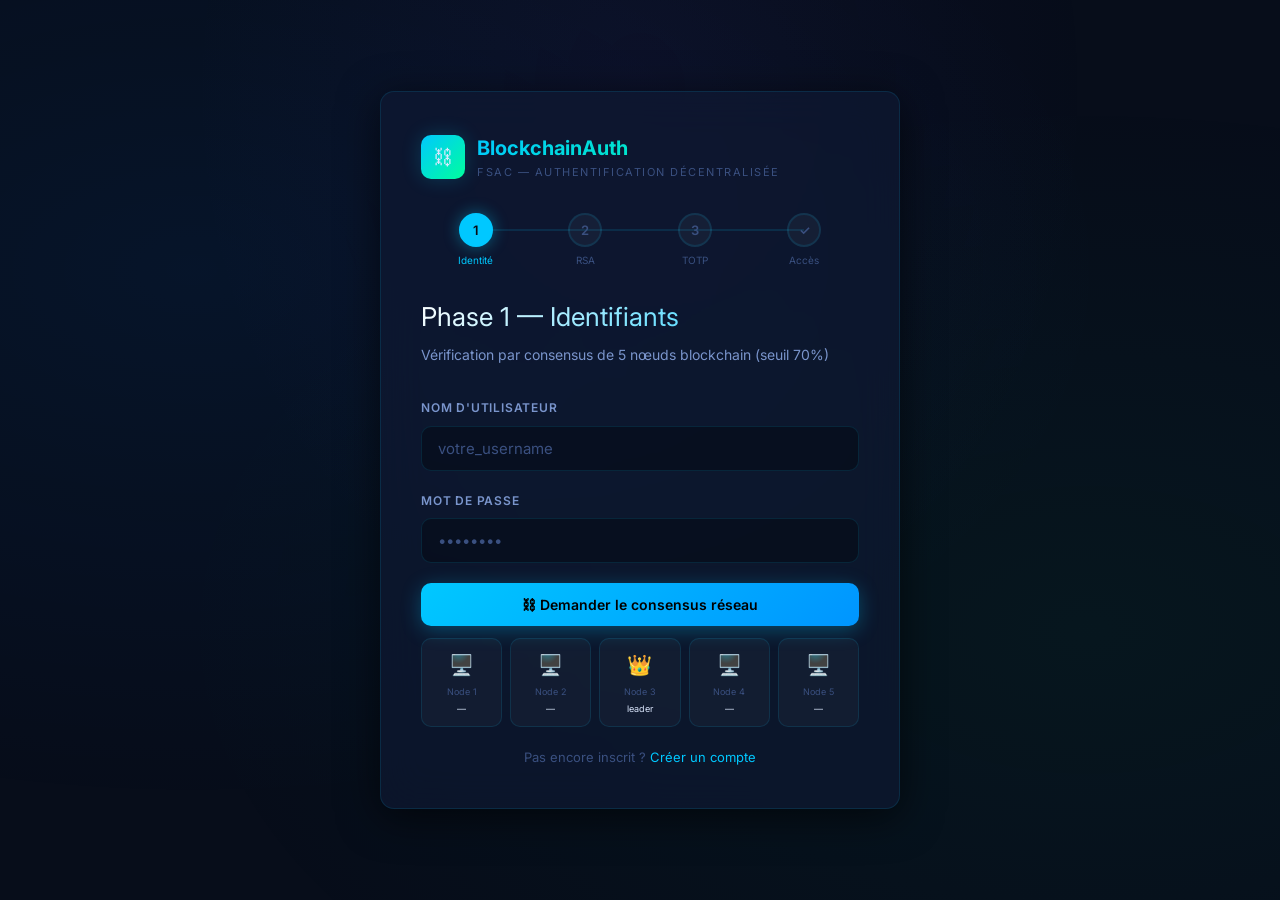
<file: frontend/index.html>
<!DOCTYPE html>
<html lang="fr">

<head>
    <meta charset="UTF-8">
    <meta name="viewport" content="width=device-width, initial-scale=1.0">
    <title>BlockchainAuth — Connexion Sécurisée</title>
    <meta name="description" content="Authentification multi-facteurs par blockchain décentralisée.">
    <link rel="preconnect" href="https://fonts.googleapis.com">
    <link
        href="https://fonts.googleapis.com/css2?family=Inter:wght@300;400;500;600;700&family=JetBrains+Mono:wght@400;500&display=swap"
        rel="stylesheet">
    <link rel="stylesheet" href="css/style.css">
    <style>
        .login-wrap {
            width: 100%;
            max-width: 520px;
        }

        .phase {
            display: none;
        }

        .phase.active {
            display: block;
        }

        /* Stepper */
        .stepper {
            display: flex;
            margin-bottom: 28px;
            gap: 0;
        }

        .stp {
            flex: 1;
            text-align: center;
            position: relative;
        }

        .stp:not(:last-child)::after {
            content: '';
            position: absolute;
            top: 16px;
            left: 50%;
            width: 100%;
            height: 2px;
            background: var(--border);
            z-index: 0;
            transition: background .4s;
        }

        .stp.done:not(:last-child)::after {
            background: #22c55e;
        }

        .stp-n {
            width: 34px;
            height: 34px;
            border-radius: 50%;
            background: rgba(255, 255, 255, 0.04);
            border: 2px solid var(--border);
            display: inline-flex;
            align-items: center;
            justify-content: center;
            font-size: 13px;
            font-weight: 600;
            color: var(--text3);
            position: relative;
            z-index: 1;
            transition: all .3s;
        }

        .stp.active .stp-n {
            background: var(--accent);
            border-color: var(--accent);
            color: #0a0a12;
            box-shadow: 0 0 16px rgba(0, 212, 255, 0.4);
        }

        .stp.done .stp-n {
            background: #22c55e;
            border-color: #22c55e;
            color: #fff;
        }

        .stp-l {
            font-size: 10px;
            color: var(--text3);
            margin-top: 5px;
        }

        .stp.active .stp-l {
            color: var(--accent);
        }

        .stp.done .stp-l {
            color: #22c55e;
        }

        /* Node grid */
        .node-grid {
            display: grid;
            grid-template-columns: repeat(5, 1fr);
            gap: 8px;
            margin: 12px 0;
        }

        .nd {
            background: rgba(255, 255, 255, 0.03);
            border: 1px solid var(--border);
            border-radius: 10px;
            padding: 10px 4px;
            text-align: center;
            transition: all .4s;
        }

        .nd .nd-ico {
            font-size: 20px;
            margin-bottom: 4px;
        }

        .nd .nd-lbl {
            font-size: 9px;
            color: var(--text3);
        }

        .nd .nd-st {
            font-size: 9px;
            margin-top: 3px;
        }

        .nd.pending {
            animation: ndpulse 1.2s infinite;
        }

        .nd.yes {
            border-color: #22c55e;
            background: rgba(34, 197, 94, 0.08);
        }

        .nd.no {
            border-color: #ef4444;
            background: rgba(239, 68, 68, 0.08);
        }

        @keyframes ndpulse {

            0%,
            100% {
                box-shadow: 0 0 0 0 rgba(0, 212, 255, .3)
            }

            50% {
                box-shadow: 0 0 0 6px rgba(0, 212, 255, 0)
            }
        }

        /* Terminal */
        .term {
            display: none;
            background: #050508;
            border: 1px solid rgba(0, 212, 255, .2);
            border-radius: 10px;
            overflow: hidden;
            margin: 14px 0;
            box-shadow: inset 0 0 30px rgba(0, 0, 0, .5);
        }

        .term.vis {
            display: block;
        }

        .term-bar {
            background: rgba(0, 212, 255, .05);
            border-bottom: 1px solid rgba(0, 212, 255, .12);
            padding: 6px 12px;
            display: flex;
            align-items: center;
            gap: 5px;
        }

        .term-bar .d {
            width: 9px;
            height: 9px;
            border-radius: 50%;
        }

        .term-bar .tt {
            font-family: 'JetBrains Mono', monospace;
            font-size: 10px;
            color: rgba(0, 212, 255, .7);
            margin-left: 6px;
            letter-spacing: 1px;
        }

        .term-body {
            padding: 8px 12px;
            max-height: 180px;
            overflow-y: auto;
            font-family: 'JetBrains Mono', monospace;
            font-size: 11px;
            line-height: 1.75;
            scroll-behavior: smooth;
        }

        .term-body::-webkit-scrollbar {
            width: 3px;
        }

        .term-body::-webkit-scrollbar-thumb {
            background: rgba(0, 212, 255, .15);
            border-radius: 2px;
        }

        .tl {
            animation: tla .1s ease;
        }

        @keyframes tla {
            from {
                opacity: 0;
                transform: translateX(-3px)
            }

            to {
                opacity: 1;
                transform: none
            }
        }

        .t-ok {
            color: #22c55e;
        }

        .t-err {
            color: #ef4444;
        }

        .t-inf {
            color: #00d4ff;
        }

        .t-dim {
            color: rgba(255, 255, 255, .3);
        }

        .t-wrn {
            color: #f59e0b;
        }

        .t-hsh {
            color: #a78bfa;
        }

        .cblink {
            display: inline-block;
            width: 7px;
            height: 13px;
            background: var(--accent);
            vertical-align: middle;
            animation: cb .8s step-end infinite;
        }

        @keyframes cb {

            0%,
            100% {
                opacity: 1
            }

            50% {
                opacity: 0
            }
        }

        /* Challenge cards */
        .ch-grid {
            display: grid;
            gap: 8px;
            margin: 12px 0;
        }

        .ch-item {
            background: rgba(0, 0, 0, .4);
            border: 1px solid var(--border);
            border-radius: 8px;
            padding: 10px 14px;
            display: flex;
            align-items: center;
            gap: 10px;
        }

        .ch-item .cn {
            font-size: 11px;
            color: var(--accent2);
            font-weight: 600;
            width: 55px;
            flex-shrink: 0;
        }

        .ch-item .cd {
            font-family: 'JetBrains Mono', monospace;
            font-size: 9px;
            color: var(--text3);
            word-break: break-all;
            flex: 1;
        }

        .ch-item .cs {
            font-size: 16px;
            flex-shrink: 0;
        }

        /* PEM input */
        .pem-input {
            width: 100%;
            min-height: 100px;
            background: #050508;
            border: 1px solid var(--border);
            border-radius: 8px;
            padding: 12px;
            font-family: 'JetBrains Mono', monospace;
            font-size: 10px;
            color: var(--accent2);
            resize: vertical;
            line-height: 1.5;
        }

        .pem-input:focus {
            border-color: var(--accent);
            outline: none;
            box-shadow: 0 0 16px rgba(0, 212, 255, .1);
        }

        /* OTP */
        .otp-row {
            display: flex;
            gap: 8px;
            justify-content: center;
            margin: 16px 0;
        }

        .otp-d {
            width: 48px;
            height: 60px;
            text-align: center;
            font-size: 24px;
            font-weight: 700;
            font-family: 'JetBrains Mono', monospace;
            background: rgba(0, 0, 0, .5);
            border: 2px solid var(--border);
            border-radius: 10px;
            color: var(--text1);
            outline: none;
            transition: all .3s;
        }

        .otp-d:focus {
            border-color: var(--accent);
            box-shadow: 0 0 16px rgba(0, 212, 255, .2);
        }

        /* Success */
        .block-card {
            background: linear-gradient(135deg, rgba(34, 197, 94, .1), rgba(0, 212, 255, .05));
            border: 1px solid rgba(34, 197, 94, .3);
            border-radius: 14px;
            padding: 20px;
            margin: 16px 0;
            text-align: center;
        }

        .block-hash {
            font-family: 'JetBrains Mono', monospace;
            font-size: 11px;
            color: var(--accent2);
            word-break: break-all;
            margin-top: 8px;
        }
    </style>
</head>

<body>
    <div class="page-center">
        <div class="login-wrap fade-in">
            <div class="card">
                <!-- Brand -->
                <div class="brand">
                    <div class="brand-icon">⛓</div>
                    <div>
                        <div class="brand-name">BlockchainAuth</div>
                        <div class="brand-sub">FSAC — Authentification décentralisée</div>
                    </div>
                </div>

                <!-- Stepper -->
                <div class="stepper" id="stepper">
                    <div class="stp active" id="st-1">
                        <div class="stp-n">1</div>
                        <div class="stp-l">Identité</div>
                    </div>
                    <div class="stp" id="st-2">
                        <div class="stp-n">2</div>
                        <div class="stp-l">RSA</div>
                    </div>
                    <div class="stp" id="st-3">
                        <div class="stp-n">3</div>
                        <div class="stp-l">TOTP</div>
                    </div>
                    <div class="stp" id="st-4">
                        <div class="stp-n">✓</div>
                        <div class="stp-l">Accès</div>
                    </div>
                </div>

                <!-- ═══ PHASE 1: Credentials + Consensus ═══ -->
                <div class="phase active" id="ph-1">
                    <div class="page-title">Phase 1 — Identifiants</div>
                    <div class="page-sub">Vérification par consensus de 5 nœuds blockchain (seuil 70%)</div>

                    <div class="form-group">
                        <label class="form-label">Nom d'utilisateur</label>
                        <input type="text" id="username" class="form-control" placeholder="votre_username"
                            autocomplete="username">
                    </div>
                    <div class="form-group">
                        <label class="form-label">Mot de passe</label>
                        <input type="password" id="password" class="form-control" placeholder="••••••••"
                            autocomplete="current-password">
                    </div>

                    <button class="btn btn-primary btn-full" id="btn-p1" onclick="doPhase1()">
                        <span class="btn-text">⛓ Demander le consensus réseau</span>
                        <div class="spinner"></div>
                    </button>
                    <div id="alert-p1" class="alert"></div>

                    <!-- Terminal -->
                    <div class="term" id="terminal">
                        <div class="term-bar">
                            <div class="d" style="background:#ef4444"></div>
                            <div class="d" style="background:#f59e0b"></div>
                            <div class="d" style="background:#22c55e"></div>
                            <span class="tt">blockchain-consensus.log</span>
                        </div>
                        <div class="term-body" id="tbody">
                            <span class="t-dim"># BlockchainAuth v2.0 — standing by...</span><br>
                            <span class="cblink" id="tcur"></span>
                        </div>
                    </div>

                    <!-- Nodes -->
                    <div class="node-grid" id="ng1">
                        <div class="nd" id="n1">
                            <div class="nd-ico">🖥️</div>
                            <div class="nd-lbl">Node 1</div>
                            <div class="nd-st">—</div>
                        </div>
                        <div class="nd" id="n2">
                            <div class="nd-ico">🖥️</div>
                            <div class="nd-lbl">Node 2</div>
                            <div class="nd-st">—</div>
                        </div>
                        <div class="nd" id="n3">
                            <div class="nd-ico">👑</div>
                            <div class="nd-lbl">Node 3</div>
                            <div class="nd-st">leader</div>
                        </div>
                        <div class="nd" id="n4">
                            <div class="nd-ico">🖥️</div>
                            <div class="nd-lbl">Node 4</div>
                            <div class="nd-st">—</div>
                        </div>
                        <div class="nd" id="n5">
                            <div class="nd-ico">🖥️</div>
                            <div class="nd-lbl">Node 5</div>
                            <div class="nd-st">—</div>
                        </div>
                    </div>

                    <p style="text-align:center;margin-top:20px;font-size:13px;color:var(--text3)">
                        Pas encore inscrit ? <a href="register.html"
                            style="color:var(--accent);text-decoration:none">Créer un compte</a>
                    </p>
                </div>

                <!-- ═══ PHASE 2: RSA Challenge ═══ -->
                <div class="phase" id="ph-2">
                    <div class="page-title">Phase 2 — Défi cryptographique RSA</div>
                    <div class="page-sub">Collez votre clé privée. Elle reste dans votre navigateur — seules les
                        signatures sont envoyées.</div>

                    <div class="form-group">
                        <label class="form-label">🔐 Clé privée RSA (format PEM)</label>
                        <textarea class="pem-input" id="pem-input"
                            placeholder="-----BEGIN RSA PRIVATE KEY-----&#10;Collez votre clé ici...&#10;-----END RSA PRIVATE KEY-----"></textarea>
                        <div class="form-hint">⚠️ La clé ne quitte JAMAIS votre navigateur</div>
                    </div>

                    <div class="ch-grid" id="ch-grid"></div>

                    <button class="btn btn-primary btn-full" id="btn-p2" onclick="doPhase2()">
                        <span class="btn-text">🔑 Signer les 5 défis (in-browser)</span>
                        <div class="spinner"></div>
                    </button>
                    <div id="alert-p2" class="alert"></div>
                </div>

                <!-- ═══ PHASE 3: TOTP ═══ -->
                <div class="phase" id="ph-3">
                    <div style="text-align:center;margin-bottom:16px">
                        <div style="font-size:48px">📱</div>
                        <div class="page-title">Phase 3 — Code TOTP</div>
                        <div class="page-sub">Ouvrez <strong style="color:var(--accent)">Google Authenticator</strong>
                            et entrez le code à 6 chiffres</div>
                    </div>

                    <div class="otp-row" id="otp-row">
                        <input class="otp-d" id="ot-0" maxlength="1" type="text" inputmode="numeric">
                        <input class="otp-d" id="ot-1" maxlength="1" type="text" inputmode="numeric">
                        <input class="otp-d" id="ot-2" maxlength="1" type="text" inputmode="numeric">
                        <input class="otp-d" id="ot-3" maxlength="1" type="text" inputmode="numeric">
                        <input class="otp-d" id="ot-4" maxlength="1" type="text" inputmode="numeric">
                        <input class="otp-d" id="ot-5" maxlength="1" type="text" inputmode="numeric">
                    </div>

                    <!-- Nodes verifying TOTP -->
                    <div class="node-grid" id="ng3">
                        <div class="nd" id="t1">
                            <div class="nd-ico">🖥️</div>
                            <div class="nd-lbl">Node 1</div>
                            <div class="nd-st">attente</div>
                        </div>
                        <div class="nd" id="t2">
                            <div class="nd-ico">🖥️</div>
                            <div class="nd-lbl">Node 2</div>
                            <div class="nd-st">attente</div>
                        </div>
                        <div class="nd" id="t3">
                            <div class="nd-ico">👑</div>
                            <div class="nd-lbl">Node 3</div>
                            <div class="nd-st">leader</div>
                        </div>
                        <div class="nd" id="t4">
                            <div class="nd-ico">🖥️</div>
                            <div class="nd-lbl">Node 4</div>
                            <div class="nd-st">attente</div>
                        </div>
                        <div class="nd" id="t5">
                            <div class="nd-ico">🖥️</div>
                            <div class="nd-lbl">Node 5</div>
                            <div class="nd-st">attente</div>
                        </div>
                    </div>

                    <button class="btn btn-primary btn-full" id="btn-p3" onclick="doPhase3()">
                        <span class="btn-text">✅ Valider le code TOTP</span>
                        <div class="spinner"></div>
                    </button>
                    <div id="alert-p3" class="alert"></div>
                </div>

                <!-- ═══ SUCCESS ═══ -->
                <div class="phase" id="ph-done">
                    <div class="block-card">
                        <div style="font-size:48px">🎉</div>
                        <div style="font-size:20px;font-weight:700;color:#22c55e;margin:4px 0">Accès accordé!</div>
                        <div style="font-size:13px;color:var(--text2)">Authentification 3-phases blockchain réussie
                        </div>
                        <div class="block-hash" id="bhash">—</div>
                    </div>
                    <div style="font-size:11px;color:var(--text3);text-align:center;margin:8px 0">Bloc gravé dans la
                        blockchain immuable ↑</div>
                    <a href="dashboard.html" class="btn btn-success btn-full" id="btn-go-dash"
                        style="margin-top:12px;display:block;text-align:center;text-decoration:none">
                        🛡️ Accéder au tableau de bord SOC
                    </a>
                </div>
            </div>
        </div>
    </div>

    <script src="js/crypto_client.js"></script>
    <script>
        const BACKEND = (location.hostname === 'localhost' || location.hostname === '127.0.0.1')
            ? 'http://localhost:5000'
            : 'https://wadi1111-blockchain-auth-backend.hf.space';

        let S = { user: '', chId: '', chs: {}, s2tok: '' };

        // ── Terminal ─────────────────────
        const T = {
            show() { document.getElementById('terminal').classList.add('vis'); },
            clear() { document.getElementById('tbody').innerHTML = '<span class="t-dim"># BlockchainAuth v2.0</span><br><span class="cblink" id="tcur"></span>'; },
            _w(html, d = 0) {
                return new Promise(r => setTimeout(() => {
                    const b = document.getElementById('tbody'), c = document.getElementById('tcur');
                    const l = document.createElement('div'); l.className = 'tl'; l.innerHTML = html;
                    if (c) b.insertBefore(l, c); else b.appendChild(l);
                    b.scrollTop = b.scrollHeight; r();
                }, d));
            },
            log(m, cls = '', d = 0) { const ts = new Date().toISOString().slice(11, 19); return this._w(`<span class="t-dim">[${ts}]</span> <span class="${cls}">${m}</span>`, d); },
            ban(p) { return this.log(`━━━ ${p} ━━━`, 't-inf'); },
            nd(id, m, ok = null, d = 0) { const i = ok === null ? '⬡' : ok ? '✓' : '✗', c = ok === null ? 't-dim' : ok ? 't-ok' : 't-err'; return this.log(`[NODE-${String(id).padStart(3, '0')}] ${i} ${m}`, c, d); }
        };

        // ── Phase switching ─────────────
        function setPhase(n) {
            document.querySelectorAll('.phase').forEach(p => p.classList.remove('active'));
            document.getElementById(n <= 3 ? `ph-${n}` : 'ph-done').classList.add('active');
            for (let i = 1; i <= 4; i++) {
                const el = document.getElementById(`st-${i}`);
                el.classList.remove('active', 'done');
                if (i < n) el.classList.add('done');
                else if (i === n) el.classList.add('active');
            }
            if (n >= 4) document.getElementById('stepper').style.display = 'none';
        }

        function showA(id, m, t = 'error') {
            const e = document.getElementById(id);
            e.className = `alert alert-${t} show`;
            e.innerHTML = `<span>${t === 'error' ? '⚠️' : '✅'}</span><span>${m}</span>`;
        }
        function setL(id, on) { const b = document.getElementById(id); b.classList.toggle('loading', on); b.disabled = on; }

        // ── PHASE 1: Credentials + Consensus ─────
        async function doPhase1() {
            const u = document.getElementById('username').value.trim();
            const p = document.getElementById('password').value;
            if (!u || !p) { showA('alert-p1', 'Remplissez tous les champs.'); return; }

            setL('btn-p1', true);
            T.show(); T.clear();
            T.ban('PHASE 1 — CREDENTIAL CONSENSUS');
            T.log(`Authenticating: <span class="t-hsh">${u}</span>`, '', 100);
            T.log('Computing SHA-256(password)...', 't-dim', 250);
            T.log('Broadcasting to 5 independent blockchain nodes...', 't-inf', 400);
            for (let i = 1; i <= 5; i++) { T.nd(i, 'Connecting...', null, 500 + i * 80); document.getElementById(`n${i}`).classList.add('pending'); }

            try {
                const res = await fetch(`${BACKEND}/api/login/step1`, {
                    method: 'POST', headers: { 'Content-Type': 'application/json' },
                    body: JSON.stringify({ username: u, password: p })
                });
                const d = await res.json();
                if (!res.ok) {
                    for (let i = 1; i <= 5; i++) { T.nd(i, 'VOTE: rejected ✗', false, i * 60); const nc = document.getElementById(`n${i}`); nc.classList.remove('pending'); nc.classList.add('no'); nc.querySelector('.nd-st').textContent = '❌'; }
                    T.log(`CONSENSUS FAILED: ${d.error}`, 't-err', 400);
                    showA('alert-p1', d.error || `Erreur ${res.status}`);
                    return;
                }
                const nr = d.node_results || [];
                nr.forEach((r, i) => { T.nd(i + 1, r.voted ? 'VOTE: verified ✓' : 'VOTE: rejected ✗', r.voted, 100 + i * 130); const nc = document.getElementById(`n${i + 1}`); setTimeout(() => { nc.classList.remove('pending'); nc.classList.add(r.voted ? 'yes' : 'no'); nc.querySelector('.nd-st').textContent = r.voted ? '✅' : '❌'; }, 300 + i * 200); });
                const pct = d.phase1_percentage || 0;
                setTimeout(() => T.log(`CONSENSUS: ${pct}% ≥ 70% threshold ✅`, 't-ok'), nr.length * 130 + 200);
                setTimeout(() => T.log('Generating per-node RSA challenges...', 't-inf'), nr.length * 130 + 500);

                S.user = d.username; S.chId = d.challenge_id; S.chs = d.challenges;
                showA('alert-p1', `✅ ${pct}% consensus — Phase 1 réussie!`, 'success');
                setTimeout(() => { setPhase(2); renderChallenges(); }, 1400);
            } catch (e) {
                for (let i = 1; i <= 5; i++) document.getElementById(`n${i}`).classList.remove('pending');
                showA('alert-p1', `Erreur réseau: ${e.message}`);
            } finally { setL('btn-p1', false); }
        }

        // ── Render challenges ─────────
        function renderChallenges() {
            const g = document.getElementById('ch-grid'); g.innerHTML = '';
            Object.entries(S.chs).forEach(([nid, info]) => {
                const ch = info.challenge || '';
                g.innerHTML += `<div class="ch-item" id="ci-${nid}"><div class="cn">Node ${nid}</div><div class="cd">${ch.substring(0, 50)}…</div><div class="cs" id="cx-${nid}">⏳</div></div>`;
            });
        }

        // ── PHASE 2: RSA Challenge ─────
        async function doPhase2() {
            const pem = document.getElementById('pem-input').value.trim();
            if (!pem || !pem.includes('-----BEGIN')) { showA('alert-p2', 'Collez votre clé privée RSA (format PEM).'); return; }

            setL('btn-p2', true);
            T.ban('PHASE 2 — RSA CHALLENGE-RESPONSE');
            T.log('Importing PEM private key via WebCrypto...', 't-dim', 100);
            T.log('⚠ Key stays in browser — NEVER sent to server', 't-wrn', 250);

            // Import PEM key in browser
            const ok = await CryptoClient.importPrivateKeyPEM(pem);
            if (!ok) {
                T.log('IMPORT FAILED: Invalid PEM key', 't-err', 100);
                showA('alert-p2', 'Clé privée invalide. Vérifiez le format PEM.');
                setL('btn-p2', false);
                return;
            }
            T.log('Private key imported successfully ✓', 't-ok', 100);

            // Sign each challenge
            const plainChs = {};
            Object.entries(S.chs).forEach(([nid, info]) => { plainChs[nid] = info.challenge; });

            for (const [nid] of Object.entries(plainChs)) {
                T.nd(nid, `Signing challenge with RSASSA-PKCS1-v1_5...`, null, Number(nid) * 80);
                const cs = document.getElementById(`cx-${nid}`); if (cs) cs.textContent = '🔄';
            }

            try {
                const sigs = await CryptoClient.signChallenges(plainChs);
                Object.entries(sigs).forEach(([nid, sig], i) => {
                    const ok = !!sig;
                    T.nd(nid, ok ? `Signature: ${String(sig || '').substring(0, 14)}...` : 'Failed', ok, i * 80);
                    const cs = document.getElementById(`cx-${nid}`); if (cs) cs.textContent = ok ? '✅' : '❌';
                });

                T.log('Sending signatures to server...', 't-inf', Object.keys(sigs).length * 80 + 100);

                const res = await fetch(`${BACKEND}/api/login/step2`, {
                    method: 'POST', headers: { 'Content-Type': 'application/json' },
                    body: JSON.stringify({ username: S.user, challenge_id: S.chId, signatures: sigs })
                });
                const d = await res.json();
                if (!res.ok) { T.log(`RSA FAILED: ${d.error}`, 't-err', 100); showA('alert-p2', d.error || 'Échec RSA'); return; }

                Object.entries(d.challenge_results || {}).forEach(([nid, valid], i) => T.nd(nid, 'Signature verified ✓', valid, i * 80));
                setTimeout(() => T.log('ALL 5 NODES — RSA 100% VALID ✅', 't-ok'), 500);

                S.s2tok = d.step2_token;
                showA('alert-p2', '✅ 5/5 signatures vérifiées — Phase 2 réussie!', 'success');
                setTimeout(() => { setPhase(3); setupOtp(); }, 1000);
            } catch (e) { showA('alert-p2', `Erreur: ${e.message}`); }
            finally { setL('btn-p2', false); }
        }

        // ── OTP inputs ────────────────
        function setupOtp() {
            for (let i = 0; i < 6; i++) {
                const e = document.getElementById(`ot-${i}`); e.value = '';
                e.addEventListener('input', () => { if (e.value.length === 1 && i < 5) document.getElementById(`ot-${i + 1}`).focus(); });
                e.addEventListener('keydown', ev => { if (ev.key === 'Backspace' && !e.value && i > 0) document.getElementById(`ot-${i - 1}`).focus(); });
                e.addEventListener('paste', ev => { const t = ev.clipboardData.getData('text').replace(/\D/g, '').substring(0, 6); t.split('').forEach((c, x) => { const d = document.getElementById(`ot-${x}`); if (d) d.value = c; }); ev.preventDefault(); });
            }
            document.getElementById('ot-0').focus();
        }

        // ── PHASE 3: TOTP ─────────────
        async function doPhase3() {
            const otp = Array.from({ length: 6 }, (_, i) => document.getElementById(`ot-${i}`).value).join('');
            if (otp.length !== 6) { showA('alert-p3', 'Entrez les 6 chiffres TOTP.'); return; }

            setL('btn-p3', true);
            T.ban('PHASE 3 — TOTP VERIFICATION');
            T.log(`Submitting TOTP: <span class="t-hsh">${otp}</span>`, '', 100);
            T.log('Broadcasting to all 5 nodes for HMAC-SHA1 check...', 't-inf', 250);
            for (let i = 1; i <= 5; i++) { T.nd(i, 'Verifying HMAC-SHA1 (±30s window)...', null, 350 + i * 90); document.getElementById(`t${i}`).classList.add('pending'); }

            try {
                const res = await fetch(`${BACKEND}/api/login/step3`, {
                    method: 'POST', headers: { 'Content-Type': 'application/json' },
                    body: JSON.stringify({ step2_token: S.s2tok, otp_token: otp })
                });
                const d = await res.json();
                if (!res.ok) {
                    for (let i = 1; i <= 5; i++) { T.nd(i, 'TOTP: invalid ✗', false, i * 70); const nc = document.getElementById(`t${i}`); nc.classList.remove('pending'); nc.classList.add('no'); nc.querySelector('.nd-st').textContent = '❌'; }
                    T.log(`TOTP FAILED: ${d.error}`, 't-err', 450);
                    showA('alert-p3', d.error || 'Code TOTP invalide');
                    return;
                }
                (d.node_results || []).forEach((r, i) => { T.nd(i + 1, 'TOTP: valid ✓', true, i * 110); const nc = document.getElementById(`t${i + 1}`); setTimeout(() => { nc.classList.remove('pending'); nc.classList.add('yes'); nc.querySelector('.nd-st').textContent = '✅'; }, 300 + i * 200); });
                const t = (d.node_results || []).length * 110;
                setTimeout(() => T.log('ALL 3 PHASES COMPLETE — ACCESS GRANTED ✅', 't-ok'), t + 100);
                setTimeout(() => T.log(`Block hash: <span class="t-hsh">${d.block_hash}</span>`, ''), t + 300);
                setTimeout(() => T.log('JWT issued — redirecting...', 't-dim'), t + 500);

                localStorage.setItem('bca_token', d.token);
                localStorage.setItem('bca_user', d.username);
                setTimeout(() => {
                    setPhase(4);
                    document.getElementById('bhash').textContent = `🔗 ${d.block_hash}`;
                    // Check if admin
                    if (d.username === 'admin') document.getElementById('btn-go-dash').href = 'admin.html';
                    setTimeout(() => { window.location.href = document.getElementById('btn-go-dash').href; }, 3000);
                }, 1200);
            } catch (e) { showA('alert-p3', `Erreur réseau: ${e.message}`); }
            finally { setL('btn-p3', false); }
        }

        // ── Enter key ─────────────────
        document.addEventListener('keydown', e => {
            if (e.key !== 'Enter') return;
            if (document.getElementById('ph-1').classList.contains('active')) doPhase1();
            else if (document.getElementById('ph-2').classList.contains('active')) doPhase2();
            else if (document.getElementById('ph-3').classList.contains('active')) doPhase3();
        });
    </script>
</body>

</html>
</file>
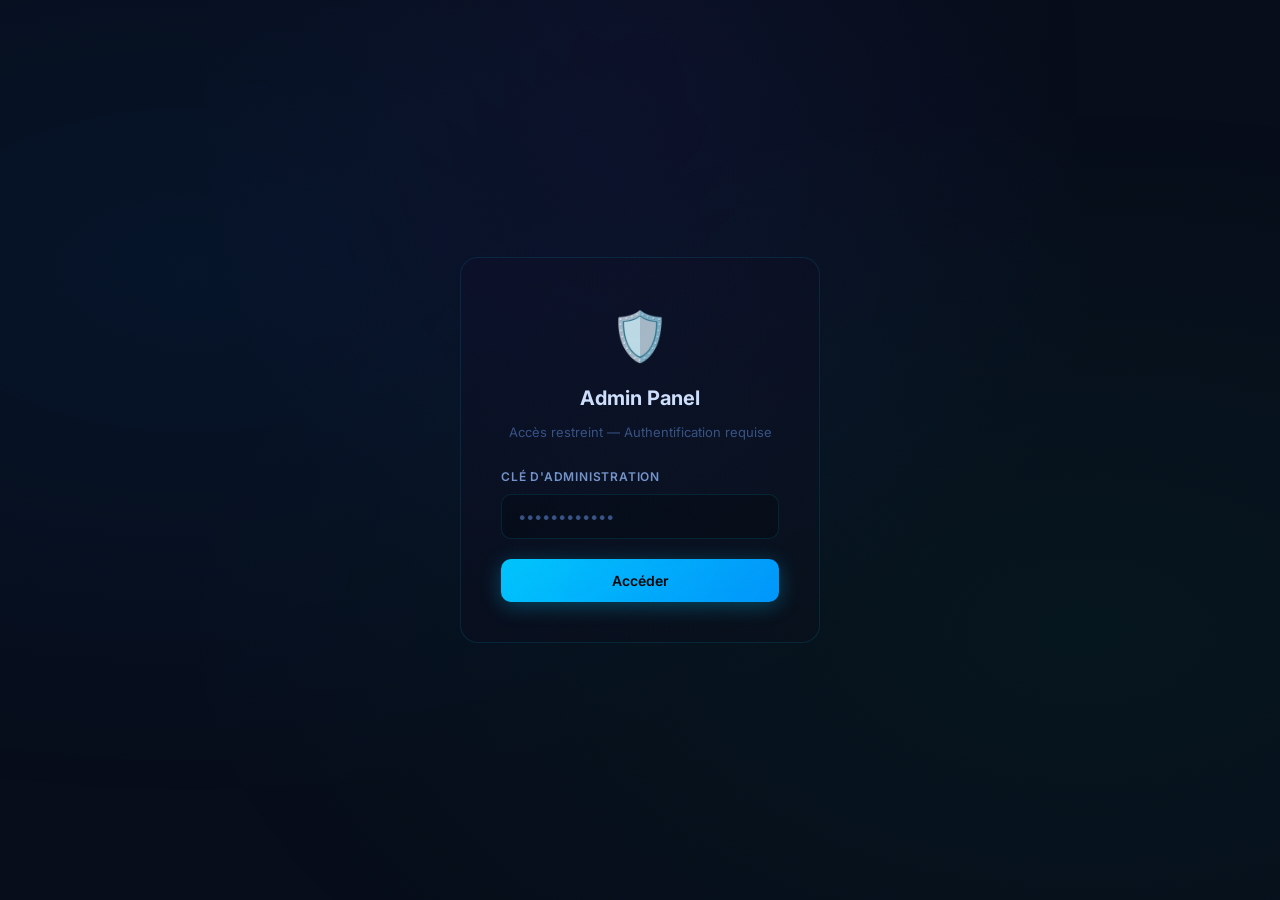
<file: frontend/admin.html>
<!DOCTYPE html>
<html lang="fr">

<head>
    <meta charset="UTF-8">
    <meta name="viewport" content="width=device-width, initial-scale=1.0">
    <title>BlockchainAuth — Admin Panel</title>
    <link rel="preconnect" href="https://fonts.googleapis.com">
    <link
        href="https://fonts.googleapis.com/css2?family=Inter:wght@300;400;500;600;700&family=JetBrains+Mono:wght@400;500&display=swap"
        rel="stylesheet">
    <link rel="stylesheet" href="css/style.css">
    <style>
        body {
            font-family: 'Inter', sans-serif;
        }

        .admin-layout {
            display: flex;
            min-height: 100vh;
        }

        .sidebar {
            width: 240px;
            flex-shrink: 0;
            background: rgba(10, 10, 30, 0.9);
            border-right: 1px solid var(--border);
            padding: 24px 16px;
            position: fixed;
            top: 0;
            left: 0;
            bottom: 0;
        }

        .sidebar .logo {
            display: flex;
            align-items: center;
            gap: 10px;
            margin-bottom: 32px;
        }

        .sidebar .logo-icon {
            font-size: 28px;
        }

        .sidebar .logo-name {
            font-size: 16px;
            font-weight: 700;
            color: var(--text1);
        }

        .sidebar .logo-sub {
            font-size: 10px;
            color: #ef4444;
            font-weight: 600;
            letter-spacing: 1px;
        }

        .nav-item {
            display: flex;
            align-items: center;
            gap: 10px;
            padding: 10px 12px;
            border-radius: 8px;
            margin-bottom: 4px;
            color: var(--text3);
            font-size: 13px;
            cursor: pointer;
            transition: all 0.2s;
            text-decoration: none;
        }

        .nav-item:hover,
        .nav-item.active {
            background: rgba(255, 255, 255, 0.06);
            color: var(--text1);
        }

        .nav-item.active {
            border-left: 3px solid var(--accent);
        }

        .main-content {
            margin-left: 240px;
            flex: 1;
            padding: 32px;
        }

        .admin-header {
            display: flex;
            justify-content: space-between;
            align-items: center;
            margin-bottom: 28px;
        }

        .admin-title {
            font-size: 24px;
            font-weight: 700;
            color: var(--text1);
        }

        .admin-subtitle {
            font-size: 13px;
            color: var(--text3);
            margin-top: 4px;
        }

        .admin-badge {
            background: rgba(239, 68, 68, 0.15);
            border: 1px solid rgba(239, 68, 68, 0.3);
            color: #ef4444;
            padding: 4px 12px;
            border-radius: 20px;
            font-size: 11px;
            font-weight: 600;
        }

        .stats-grid {
            display: grid;
            grid-template-columns: repeat(4, 1fr);
            gap: 16px;
            margin-bottom: 28px;
        }

        .stat-card {
            background: rgba(255, 255, 255, 0.03);
            border: 1px solid var(--border);
            border-radius: 12px;
            padding: 18px;
        }

        .stat-icon {
            font-size: 24px;
            margin-bottom: 8px;
        }

        .stat-value {
            font-size: 28px;
            font-weight: 700;
            color: var(--text1);
        }

        .stat-label {
            font-size: 11px;
            color: var(--text3);
            margin-top: 4px;
        }

        .users-table-wrap {
            background: rgba(255, 255, 255, 0.02);
            border: 1px solid var(--border);
            border-radius: 14px;
            overflow: hidden;
        }

        .table-header {
            padding: 16px 20px;
            border-bottom: 1px solid var(--border);
            display: flex;
            justify-content: space-between;
            align-items: center;
        }

        .table-title {
            font-size: 15px;
            font-weight: 600;
            color: var(--text1);
        }

        table {
            width: 100%;
            border-collapse: collapse;
        }

        thead tr {
            background: rgba(255, 255, 255, 0.03);
        }

        th {
            padding: 12px 16px;
            text-align: left;
            font-size: 11px;
            color: var(--text3);
            text-transform: uppercase;
            letter-spacing: 0.8px;
            font-weight: 500;
        }

        td {
            padding: 14px 16px;
            border-top: 1px solid var(--border);
            font-size: 13px;
            color: var(--text2);
        }

        tr:hover td {
            background: rgba(255, 255, 255, 0.02);
        }

        .badge-green {
            background: rgba(34, 197, 94, 0.15);
            color: #22c55e;
            border: 1px solid rgba(34, 197, 94, 0.3);
            padding: 2px 8px;
            border-radius: 10px;
            font-size: 11px;
        }

        .badge-red {
            background: rgba(239, 68, 68, 0.15);
            color: #ef4444;
            border: 1px solid rgba(239, 68, 68, 0.3);
            padding: 2px 8px;
            border-radius: 10px;
            font-size: 11px;
        }

        .mono {
            font-family: 'JetBrains Mono', monospace;
            font-size: 11px;
            color: var(--accent2);
        }

        /* Login gate */
        #login-gate {
            display: flex;
            align-items: center;
            justify-content: center;
            min-height: 100vh;
        }

        #admin-content {
            display: none;
        }

        .login-card {
            background: rgba(10, 10, 25, 0.9);
            border: 1px solid var(--border);
            border-radius: 18px;
            padding: 40px;
            width: 360px;
        }

        /* Node cards */
        .nodes-row {
            display: grid;
            grid-template-columns: repeat(5, 1fr);
            gap: 12px;
            margin-bottom: 28px;
        }

        .anode-card {
            background: rgba(255, 255, 255, 0.03);
            border: 1px solid var(--border);
            border-radius: 12px;
            padding: 16px 8px;
            text-align: center;
        }

        .anode-id {
            font-size: 11px;
            color: var(--accent2);
            font-family: 'JetBrains Mono', monospace;
            margin-bottom: 4px;
        }

        .anode-stake {
            font-size: 20px;
            font-weight: 700;
            color: var(--text1);
        }

        .anode-label {
            font-size: 10px;
            color: var(--text3);
            margin-top: 2px;
        }

        .anode-leader {
            background: rgba(0, 212, 255, 0.08);
            border-color: var(--accent);
        }
    </style>
</head>

<body style="background: var(--bg); min-height: 100vh;">

    <!-- Login gate -->
    <div id="login-gate">
        <div class="login-card">
            <div style="text-align:center;margin-bottom:24px">
                <div style="font-size:48px">🛡️</div>
                <div style="font-size:20px;font-weight:700;color:var(--text1);margin:8px 0">Admin Panel</div>
                <div style="font-size:13px;color:var(--text3)">Accès restreint — Authentification requise</div>
            </div>
            <div class="form-group">
                <label class="form-label">Clé d'administration</label>
                <input type="password" id="admin-key" class="form-control" placeholder="••••••••••••">
            </div>
            <button class="btn btn-primary btn-full" onclick="adminLogin()">Accéder</button>
            <div id="alert-admin-login" class="alert" style="margin-top:12px"></div>
        </div>
    </div>

    <!-- Admin content -->
    <div id="admin-content">
        <div class="admin-layout">
            <!-- Sidebar -->
            <div class="sidebar">
                <div class="logo">
                    <div class="logo-icon">⛓</div>
                    <div>
                        <div class="logo-name">BlockchainAuth</div>
                        <div class="logo-sub">ADMIN</div>
                    </div>
                </div>
                <div class="nav-item active" onclick="showSection('users')">👥 Utilisateurs</div>
                <div class="nav-item" onclick="showSection('nodes')">🖥️ Nœuds</div>
                <div class="nav-item" onclick="showSection('blockchain')">⛓ Blockchain</div>
                <div class="nav-item" onclick="window.location.href='index.html'">← Retour au site</div>
            </div>

            <!-- Main -->
            <div class="main-content">
                <div class="admin-header">
                    <div>
                        <div class="admin-title">Tableau de bord Admin</div>
                        <div class="admin-subtitle">Gestion du système d'authentification blockchain</div>
                    </div>
                    <span class="admin-badge">🔴 ADMIN ACCESS</span>
                </div>

                <!-- Stats -->
                <div class="stats-grid">
                    <div class="stat-card">
                        <div class="stat-icon">👥</div>
                        <div class="stat-value" id="stat-users">—</div>
                        <div class="stat-label">Utilisateurs</div>
                    </div>
                    <div class="stat-card">
                        <div class="stat-icon">⛓</div>
                        <div class="stat-value" id="stat-blocks">—</div>
                        <div class="stat-label">Blocs blockchain</div>
                    </div>
                    <div class="stat-card">
                        <div class="stat-icon">🖥️</div>
                        <div class="stat-value">5</div>
                        <div class="stat-label">Nœuds actifs</div>
                    </div>
                    <div class="stat-card">
                        <div class="stat-icon">📊</div>
                        <div class="stat-value" id="stat-events">—</div>
                        <div class="stat-label">Événements</div>
                    </div>
                </div>

                <!-- Users section -->
                <div id="section-users">
                    <div class="users-table-wrap">
                        <div class="table-header">
                            <div class="table-title">👥 Utilisateurs enregistrés</div>
                            <button class="btn btn-primary" onclick="loadUsers()"
                                style="padding:8px 16px;font-size:12px">🔄 Actualiser</button>
                        </div>
                        <table id="users-table">
                            <thead>
                                <tr>
                                    <th>Username</th>
                                    <th>Créé le</th>
                                    <th>OTP</th>
                                    <th>WebAuthn</th>
                                    <th>Clé publique (extrait)</th>
                                </tr>
                            </thead>
                            <tbody id="users-tbody">
                                <tr>
                                    <td colspan="5" style="text-align:center;color:var(--text3)">Chargement...</td>
                                </tr>
                            </tbody>
                        </table>
                    </div>
                </div>

                <!-- Nodes section -->
                <div id="section-nodes" style="display:none">
                    <div class="nodes-row" id="nodes-display"></div>
                    <div class="users-table-wrap">
                        <div class="table-header">
                            <div class="table-title">🖥️ État des 5 nœuds blockchain</div>
                        </div>
                        <table>
                            <thead>
                                <tr>
                                    <th>Nœud</th>
                                    <th>Stake</th>
                                    <th>Leader</th>
                                    <th>Statut</th>
                                    <th>Adresse</th>
                                </tr>
                            </thead>
                            <tbody id="nodes-tbody">
                                <tr>
                                    <td colspan="5" style="text-align:center">Chargement...</td>
                                </tr>
                            </tbody>
                        </table>
                    </div>
                </div>

                <!-- Blockchain section -->
                <div id="section-blockchain" style="display:none">
                    <div class="users-table-wrap">
                        <div class="table-header">
                            <div class="table-title">⛓ Chaîne de blocs</div>
                        </div>
                        <table>
                            <thead>
                                <tr>
                                    <th>Index</th>
                                    <th>Hash</th>
                                    <th>Previous Hash</th>
                                    <th>Timestamp</th>
                                </tr>
                            </thead>
                            <tbody id="chain-tbody">
                                <tr>
                                    <td colspan="4" style="text-align:center">Chargement...</td>
                                </tr>
                            </tbody>
                        </table>
                    </div>
                </div>
            </div>
        </div>
    </div>

    <script>
        const BACKEND = (window.location.hostname === 'localhost' || window.location.hostname === '127.0.0.1')
            ? 'http://localhost:5000'
            : 'https://wadi1111-blockchain-auth-backend.hf.space';

        let adminKey = '';

        async function adminLogin() {
            adminKey = document.getElementById('admin-key').value;
            if (!adminKey) return;

            const res = await fetch(`${BACKEND}/api/admin/stats`, {
                headers: { 'X-Admin-Secret': adminKey }
            });

            if (!res.ok) {
                const el = document.getElementById('alert-admin-login');
                el.className = 'alert alert-error show';
                el.innerHTML = '⚠️ Clé incorrecte';
                return;
            }

            const data = await res.json();
            document.getElementById('login-gate').style.display = 'none';
            document.getElementById('admin-content').style.display = '';
            document.getElementById('stat-users').textContent = data.total_users;
            document.getElementById('stat-blocks').textContent = data.total_blocks;
            document.getElementById('stat-events').textContent = data.total_events;

            // Render nodes mini-cards
            const nodesRow = document.getElementById('nodes-display');
            nodesRow.innerHTML = data.nodes.map(n => `
            <div class="anode-card ${n.leader ? 'anode-leader' : ''}">
                <div class="anode-id">node-${String(n.id).padStart(3, '0')}</div>
                <div class="anode-stake">${n.stake}</div>
                <div class="anode-label">${n.leader ? '👑 Leader' : 'stake'}</div>
            </div>`).join('');

            loadUsers();
            loadChain();
            loadNodes();
        }

        function showSection(name) {
            ['users', 'nodes', 'blockchain'].forEach(s => {
                document.getElementById(`section-${s}`).style.display = s === name ? '' : 'none';
            });
            document.querySelectorAll('.nav-item').forEach((el, i) => {
                el.classList.toggle('active', ['users', 'nodes', 'blockchain'][i] === name);
            });
        }

        async function loadUsers() {
            const res = await fetch(`${BACKEND}/api/admin/users`, { headers: { 'X-Admin-Secret': adminKey } });
            const data = await res.json();
            const tbody = document.getElementById('users-tbody');
            if (!data.users || data.users.length === 0) {
                tbody.innerHTML = '<tr><td colspan="5" style="text-align:center;color:var(--text3)">Aucun utilisateur</td></tr>';
                return;
            }
            tbody.innerHTML = data.users.map(u => `<tr>
            <td><strong style="color:var(--text1)">${u.username}</strong></td>
            <td class="mono">${u.created_at}</td>
            <td><span class="${u.otp_enabled ? 'badge-green' : 'badge-red'}">${u.otp_enabled ? '✅ Actif' : '❌ Non'}</span></td>
            <td><span class="${u.webauthn_enabled ? 'badge-green' : 'badge-red'}">${u.webauthn_enabled ? '✅ Actif' : '❌ Non'}</span></td>
            <td class="mono">${(u.public_key || '').substring(27, 67)}…</td>
        </tr>`).join('');
            document.getElementById('stat-users').textContent = data.count;
        }

        async function loadChain() {
            const res = await fetch(`${BACKEND}/api/blockchain/chain`);
            const data = await res.json();
            document.getElementById('stat-blocks').textContent = data.length;
            const tbody = document.getElementById('chain-tbody');
            tbody.innerHTML = (data.chain || []).reverse().map(b => `<tr>
            <td class="mono">#${b.index}</td>
            <td class="mono" style="font-size:10px">${(b.hash || '').substring(0, 20)}…</td>
            <td class="mono" style="font-size:10px">${(b.previous_hash || '').substring(0, 20)}…</td>
            <td class="mono">${new Date(b.timestamp * 1000).toLocaleString('fr-FR')}</td>
        </tr>`).join('');
        }

        async function loadNodes() {
            const res = await fetch(`${BACKEND}/api/nodes`);
            const data = await res.json();
            const tbody = document.getElementById('nodes-tbody');
            tbody.innerHTML = (data.nodes || []).map(n => `<tr>
            <td class="mono">node-${String(n.node_id).padStart(3, '0')}</td>
            <td><strong style="color:var(--accent)">${n.stake}</strong></td>
            <td>${n.is_leader ? '<span class="badge-green">👑 Leader</span>' : '—'}</td>
            <td><span class="badge-green">✅ Online</span></td>
            <td class="mono" style="font-size:11px">${n.address}</td>
        </tr>`).join('');
        }

        document.getElementById('admin-key').addEventListener('keydown', e => {
            if (e.key === 'Enter') adminLogin();
        });
    </script>
</body>

</html>
</file>
<file: frontend/css/style.css>
/* ═══════════════════════════════════════════════════
   BlockchainAuth — Premium Dark Design System
   ═══════════════════════════════════════════════════ */
@import url('https://fonts.googleapis.com/css2?family=Inter:wght@300;400;500;600;700&family=JetBrains+Mono:wght@400;500&display=swap');

/* ─── Variables ─────────────────────────────────── */
:root {
  --bg:        #070d1a;
  --bg2:       #0d1627;
  --bg3:       #111d35;
  --surface:   rgba(15, 25, 50, 0.7);
  --border:    rgba(0, 200, 255, 0.12);
  --border-h:  rgba(0, 200, 255, 0.35);
  --accent:    #00c8ff;
  --accent2:   #00ff9d;
  --accent3:   #7b5ea7;
  --danger:    #ff3d5a;
  --warn:      #ffaa00;
  --text:      #dce8ff;
  --text2:     #7a95cc;
  --text3:     #3a5080;
  --radius:    14px;
  --shadow:    0 8px 40px rgba(0,0,0,0.6);
  --glow:      0 0 20px rgba(0,200,255,0.2);
  --glow2:     0 0 20px rgba(0,255,157,0.2);
}

/* ─── Reset ─────────────────────────────────────── */
*, *::before, *::after { box-sizing: border-box; margin: 0; padding: 0; }
html { scroll-behavior: smooth; }
body {
  font-family: 'Inter', sans-serif;
  background: var(--bg);
  color: var(--text);
  min-height: 100vh;
  line-height: 1.6;
  -webkit-font-smoothing: antialiased;
}

/* ─── Animated background ───────────────────────── */
body::before {
  content: '';
  position: fixed;
  inset: 0;
  background:
    radial-gradient(ellipse at 15% 30%, rgba(0,120,255,0.07) 0%, transparent 60%),
    radial-gradient(ellipse at 85% 70%, rgba(0,200,120,0.05) 0%, transparent 60%),
    radial-gradient(ellipse at 50% 10%, rgba(100,50,200,0.06) 0%, transparent 50%);
  pointer-events: none;
  z-index: 0;
}

/* ─── View Transitions ───────────────────────────── */
::view-transition-group(*),
::view-transition-old(*),
::view-transition-new(*) {
  animation-duration: 0.25s;
  animation-timing-function: cubic-bezier(0.19, 1, 0.22, 1);
}

/* ─── Layout ─────────────────────────────────────── */
.page-center {
  position: relative;
  z-index: 1;
  min-height: 100vh;
  display: flex;
  align-items: center;
  justify-content: center;
  padding: 24px;
}

.container {
  width: 100%;
  max-width: 1280px;
  margin: 0 auto;
  padding: 0 24px;
}

/* ─── Card ───────────────────────────────────────── */
.card {
  background: var(--surface);
  border: 1px solid var(--border);
  border-radius: var(--radius);
  padding: 40px;
  backdrop-filter: blur(20px);
  box-shadow: var(--shadow);
  transition: border-color 0.3s, box-shadow 0.3s;
}
.card:hover { border-color: var(--border-h); box-shadow: var(--shadow), var(--glow); }

/* ─── Logo / Brand ───────────────────────────────── */
.brand {
  display: flex;
  align-items: center;
  gap: 12px;
  margin-bottom: 32px;
}
.brand-icon {
  width: 44px; height: 44px;
  background: linear-gradient(135deg, var(--accent), var(--accent2));
  border-radius: 10px;
  display: flex; align-items: center; justify-content: center;
  font-size: 20px;
  box-shadow: var(--glow);
}
.brand-name {
  font-size: 20px;
  font-weight: 700;
  background: linear-gradient(135deg, var(--accent), var(--accent2));
  -webkit-background-clip: text;
  -webkit-text-fill-color: transparent;
  background-clip: text;
}
.brand-sub { font-size: 11px; color: var(--text3); letter-spacing: 1.5px; text-transform: uppercase; }

/* ─── Typography ─────────────────────────────────── */
h1, h2, h3 { font-weight: 700; letter-spacing: -0.02em; }
h1 { font-size: 28px; }
h2 { font-size: 22px; }
h3 { font-size: 16px; color: var(--text2); }

.page-title {
  font-size: 26px;
  background: linear-gradient(135deg, #fff 0%, var(--accent) 100%);
  -webkit-background-clip: text;
  -webkit-text-fill-color: transparent;
  background-clip: text;
  margin-bottom: 6px;
}
.page-sub { color: var(--text2); font-size: 14px; margin-bottom: 32px; }
.mono { font-family: 'JetBrains Mono', monospace; }

/* ─── Form ───────────────────────────────────────── */
.form-group { margin-bottom: 20px; }
.form-label {
  display: block;
  font-size: 12px;
  font-weight: 600;
  color: var(--text2);
  letter-spacing: 0.8px;
  text-transform: uppercase;
  margin-bottom: 8px;
}
.form-control {
  width: 100%;
  background: rgba(0,0,0,0.3);
  border: 1px solid var(--border);
  border-radius: 10px;
  color: var(--text);
  font-size: 15px;
  font-family: inherit;
  padding: 12px 16px;
  transition: border-color 0.25s, box-shadow 0.25s, background 0.25s;
  outline: none;
}
.form-control:focus {
  border-color: var(--accent);
  background: rgba(0,200,255,0.04);
  box-shadow: 0 0 0 3px rgba(0,200,255,0.12);
}
.form-control::placeholder { color: var(--text3); }
.form-hint { font-size: 12px; color: var(--text3); margin-top: 6px; }

/* ─── Buttons ────────────────────────────────────── */
.btn {
  display: inline-flex;
  align-items: center;
  justify-content: center;
  gap: 8px;
  padding: 13px 24px;
  border-radius: 10px;
  font-size: 14px;
  font-weight: 600;
  font-family: inherit;
  border: none;
  cursor: pointer;
  transition: all 0.2s;
  text-decoration: none;
  white-space: nowrap;
}
.btn:active { transform: scale(0.97); }

.btn-primary {
  background: linear-gradient(135deg, var(--accent) 0%, #0095ff 100%);
  color: #000;
  box-shadow: 0 4px 20px rgba(0,200,255,0.3);
}
.btn-primary:hover { box-shadow: 0 6px 28px rgba(0,200,255,0.5); filter: brightness(1.05); }

.btn-success {
  background: linear-gradient(135deg, var(--accent2) 0%, #00cc7a 100%);
  color: #000;
  box-shadow: 0 4px 20px rgba(0,255,157,0.25);
}
.btn-success:hover { box-shadow: 0 6px 28px rgba(0,255,157,0.4); }

.btn-danger {
  background: linear-gradient(135deg, var(--danger), #cc0030);
  color: #fff;
}
.btn-outline {
  background: transparent;
  border: 1px solid var(--border-h);
  color: var(--accent);
}
.btn-outline:hover { background: rgba(0,200,255,0.08); }

.btn-full { width: 100%; }
.btn-sm { padding: 8px 16px; font-size: 13px; }
.btn:disabled { opacity: 0.5; cursor: not-allowed; }

/* Loading spinner inside button */
.btn .spinner {
  width: 16px; height: 16px;
  border: 2px solid rgba(0,0,0,0.3);
  border-top-color: currentColor;
  border-radius: 50%;
  animation: spin 0.7s linear infinite;
  display: none;
}
.btn.loading .spinner { display: block; }
.btn.loading .btn-text { opacity: 0.7; }

/* ─── Badge ──────────────────────────────────────── */
.badge {
  display: inline-flex;
  align-items: center;
  gap: 5px;
  padding: 3px 10px;
  border-radius: 20px;
  font-size: 11px;
  font-weight: 700;
  letter-spacing: 0.5px;
  text-transform: uppercase;
}
.badge-ok { background: rgba(0,255,157,0.12); color: var(--accent2); border: 1px solid rgba(0,255,157,0.25); }
.badge-fail { background: rgba(255,61,90,0.12); color: var(--danger); border: 1px solid rgba(255,61,90,0.25); }
.badge-warn { background: rgba(255,170,0,0.12); color: var(--warn); border: 1px solid rgba(255,170,0,0.25); }
.badge-ai { background: rgba(123,94,167,0.2); color: #b088ff; border: 1px solid rgba(123,94,167,0.35); }
.badge-info { background: rgba(0,200,255,0.12); color: var(--accent); border: 1px solid rgba(0,200,255,0.25); }

/* ─── Alert ──────────────────────────────────────── */
.alert {
  padding: 12px 16px;
  border-radius: 10px;
  font-size: 14px;
  display: none;
  align-items: flex-start;
  gap: 10px;
  margin-top: 16px;
}
.alert.show { display: flex; }
.alert-error { background: rgba(255,61,90,0.1); border: 1px solid rgba(255,61,90,0.3); color: #ff8096; }
.alert-success { background: rgba(0,255,157,0.08); border: 1px solid rgba(0,255,157,0.25); color: var(--accent2); }
.alert-info { background: rgba(0,200,255,0.08); border: 1px solid rgba(0,200,255,0.2); color: var(--accent); }
.alert-warn { background: rgba(255,170,0,0.08); border: 1px solid rgba(255,170,0,0.25); color: var(--warn); }

/* ─── Steps indicator ────────────────────────────── */
.steps {
  display: flex;
  gap: 0;
  margin-bottom: 36px;
}
.step {
  flex: 1;
  display: flex;
  flex-direction: column;
  align-items: center;
  gap: 8px;
  position: relative;
}
.step:not(:last-child)::after {
  content: '';
  position: absolute;
  top: 16px;
  left: 50%;
  width: 100%;
  height: 2px;
  background: var(--border);
  z-index: 0;
}
.step.done::after { background: var(--accent2); }
.step-num {
  width: 32px; height: 32px;
  border-radius: 50%;
  border: 2px solid var(--border);
  display: flex; align-items: center; justify-content: center;
  font-size: 13px; font-weight: 700;
  background: var(--bg2);
  position: relative; z-index: 1;
  transition: all 0.3s;
}
.step.active .step-num { border-color: var(--accent); color: var(--accent); box-shadow: 0 0 12px rgba(0,200,255,0.4); }
.step.done .step-num { border-color: var(--accent2); background: var(--accent2); color: #000; }
.step-label { font-size: 11px; color: var(--text3); text-align: center; }
.step.active .step-label { color: var(--accent); }
.step.done .step-label { color: var(--accent2); }

/* ─── Node grid (blockchain visualization) ───────── */
.nodes-grid {
  display: grid;
  grid-template-columns: repeat(5, 1fr);
  gap: 10px;
  margin: 20px 0;
}
.node-card {
  background: rgba(0,0,0,0.3);
  border: 1px solid var(--border);
  border-radius: 10px;
  padding: 12px;
  text-align: center;
  transition: all 0.3s;
}
.node-card.confirmed { border-color: var(--accent2); background: rgba(0,255,157,0.06); }
.node-card.rejected { border-color: var(--danger); background: rgba(255,61,90,0.06); }
.node-card.pending { border-color: var(--warn); animation: blink 1s infinite; }
.node-icon { font-size: 22px; margin-bottom: 6px; }
.node-id { font-size: 11px; color: var(--text3); font-family: 'JetBrains Mono', monospace; }
.node-stake { font-size: 13px; color: var(--accent); font-weight: 600; }
.node-status { font-size: 10px; margin-top: 4px; }

/* Consensus bar */
.consensus-bar {
  background: rgba(0,0,0,0.4);
  border-radius: 6px;
  height: 8px;
  margin: 12px 0;
  overflow: hidden;
}
.consensus-fill {
  height: 100%;
  border-radius: 6px;
  background: linear-gradient(90deg, var(--accent), var(--accent2));
  transition: width 0.6s cubic-bezier(0.34, 1.56, 0.64, 1);
  box-shadow: 0 0 10px rgba(0,200,255,0.4);
}

/* ─── Dashboard grid ─────────────────────────────── */
.dash-grid {
  display: grid;
  grid-template-columns: repeat(auto-fit, minmax(220px, 1fr));
  gap: 16px;
  margin-bottom: 24px;
}
.stat-card {
  background: var(--surface);
  border: 1px solid var(--border);
  border-radius: var(--radius);
  padding: 24px;
  backdrop-filter: blur(20px);
  transition: border-color 0.3s;
}
.stat-card:hover { border-color: var(--border-h); }
.stat-label-sm { font-size: 11px; color: var(--text3); text-transform: uppercase; letter-spacing: 1px; margin-bottom: 8px; }
.stat-value { font-size: 36px; font-weight: 700; line-height: 1; }
.stat-value.ok { color: var(--accent2); }
.stat-value.bad { color: var(--danger); }
.stat-value.info { color: var(--accent); }
.stat-value.warn { color: var(--warn); }
.stat-delta { font-size: 12px; color: var(--text3); margin-top: 6px; }

/* ─── Events feed ────────────────────────────────── */
.events-feed {
  background: var(--surface);
  border: 1px solid var(--border);
  border-radius: var(--radius);
  overflow: hidden;
  backdrop-filter: blur(20px);
}
.feed-header {
  padding: 16px 20px;
  border-bottom: 1px solid var(--border);
  display: flex;
  justify-content: space-between;
  align-items: center;
}
.feed-title { font-size: 14px; font-weight: 600; color: var(--text2); }
.event-row {
  padding: 10px 20px;
  border-bottom: 1px solid rgba(255,255,255,0.03);
  display: grid;
  grid-template-columns: 60px 100px 1fr 1fr 120px;
  gap: 12px;
  align-items: center;
  font-size: 12px;
  transition: background 0.2s;
}
.event-row:hover { background: rgba(255,255,255,0.02); }
.event-time { color: var(--text3); font-family: 'JetBrains Mono', monospace; }
.event-ip { color: var(--accent); font-family: 'JetBrains Mono', monospace; }
.event-type { color: var(--text2); }
.event-user { color: var(--text3); }

/* ─── Nav ────────────────────────────────────────── */
.navbar {
  position: sticky; top: 0; z-index: 100;
  background: rgba(7, 13, 26, 0.85);
  backdrop-filter: blur(20px);
  border-bottom: 1px solid var(--border);
  padding: 14px 24px;
  display: flex;
  align-items: center;
  justify-content: space-between;
}
.nav-links { display: flex; gap: 8px; align-items: center; }
.nav-link {
  padding: 7px 14px;
  border-radius: 8px;
  font-size: 13px;
  font-weight: 500;
  color: var(--text2);
  text-decoration: none;
  transition: all 0.2s;
}
.nav-link:hover { background: rgba(255,255,255,0.05); color: var(--text); }
.nav-link.active { background: rgba(0,200,255,0.1); color: var(--accent); }

/* ─── Live dot ────────────────────────────────────── */
.live-dot {
  display: inline-block;
  width: 8px; height: 8px;
  border-radius: 50%;
  background: var(--danger);
  animation: pulse-dot 1.2s ease-in-out infinite;
  margin-right: 6px;
}

/* ─── QR Code container ──────────────────────────── */
.qr-container {
  text-align: center;
  padding: 24px;
  background: rgba(0,0,0,0.4);
  border-radius: 12px;
  border: 1px solid var(--border);
  margin: 20px 0;
}
.qr-container img {
  border-radius: 8px;
  max-width: 200px;
  background: white;
  padding: 8px;
}

/* ─── Progress / Phase display ───────────────────── */
.phase-block {
  background: rgba(0,0,0,0.3);
  border: 1px solid var(--border);
  border-radius: 10px;
  padding: 16px;
  margin: 12px 0;
}
.phase-title { font-size: 12px; color: var(--text3); text-transform: uppercase; letter-spacing: 1px; margin-bottom: 8px; }
.phase-value { font-size: 20px; font-weight: 700; color: var(--accent); }

/* ─── Divider ────────────────────────────────────── */
.divider {
  display: flex; align-items: center; gap: 12px;
  margin: 24px 0;
  color: var(--text3); font-size: 12px;
}
.divider::before, .divider::after {
  content: ''; flex: 1;
  height: 1px;
  background: var(--border);
}

/* ─── Animations ─────────────────────────────────── */
@keyframes spin { to { transform: rotate(360deg); } }
@keyframes blink { 0%,100%{opacity:1} 50%{opacity:0.4} }
@keyframes pulse-dot { 0%,100%{transform:scale(1);opacity:1} 50%{transform:scale(1.4);opacity:0.6} }
@keyframes fadeInUp {
  from { opacity:0; transform:translateY(16px); }
  to   { opacity:1; transform:translateY(0); }
}
@keyframes glow-pulse {
  0%,100% { box-shadow: 0 0 10px rgba(0,200,255,0.2); }
  50%      { box-shadow: 0 0 24px rgba(0,200,255,0.5); }
}

.fade-in { animation: fadeInUp 0.4s ease both; }
.fade-in-1 { animation: fadeInUp 0.4s 0.1s ease both; }
.fade-in-2 { animation: fadeInUp 0.4s 0.2s ease both; }

/* ─── Scrollbar ──────────────────────────────────── */
::-webkit-scrollbar { width: 6px; height: 6px; }
::-webkit-scrollbar-track { background: transparent; }
::-webkit-scrollbar-thumb { background: var(--text3); border-radius: 3px; }
::-webkit-scrollbar-thumb:hover { background: var(--text2); }

/* ─── Responsive ─────────────────────────────────── */
@media (max-width: 768px) {
  .nodes-grid { grid-template-columns: repeat(3, 1fr); }
  .dash-grid { grid-template-columns: repeat(2, 1fr); }
  .card { padding: 24px; }
  .event-row { grid-template-columns: 1fr 1fr; }
}
@media (max-width: 480px) {
  .nodes-grid { grid-template-columns: repeat(2, 1fr); }
  .dash-grid { grid-template-columns: 1fr; }
}
</file>
